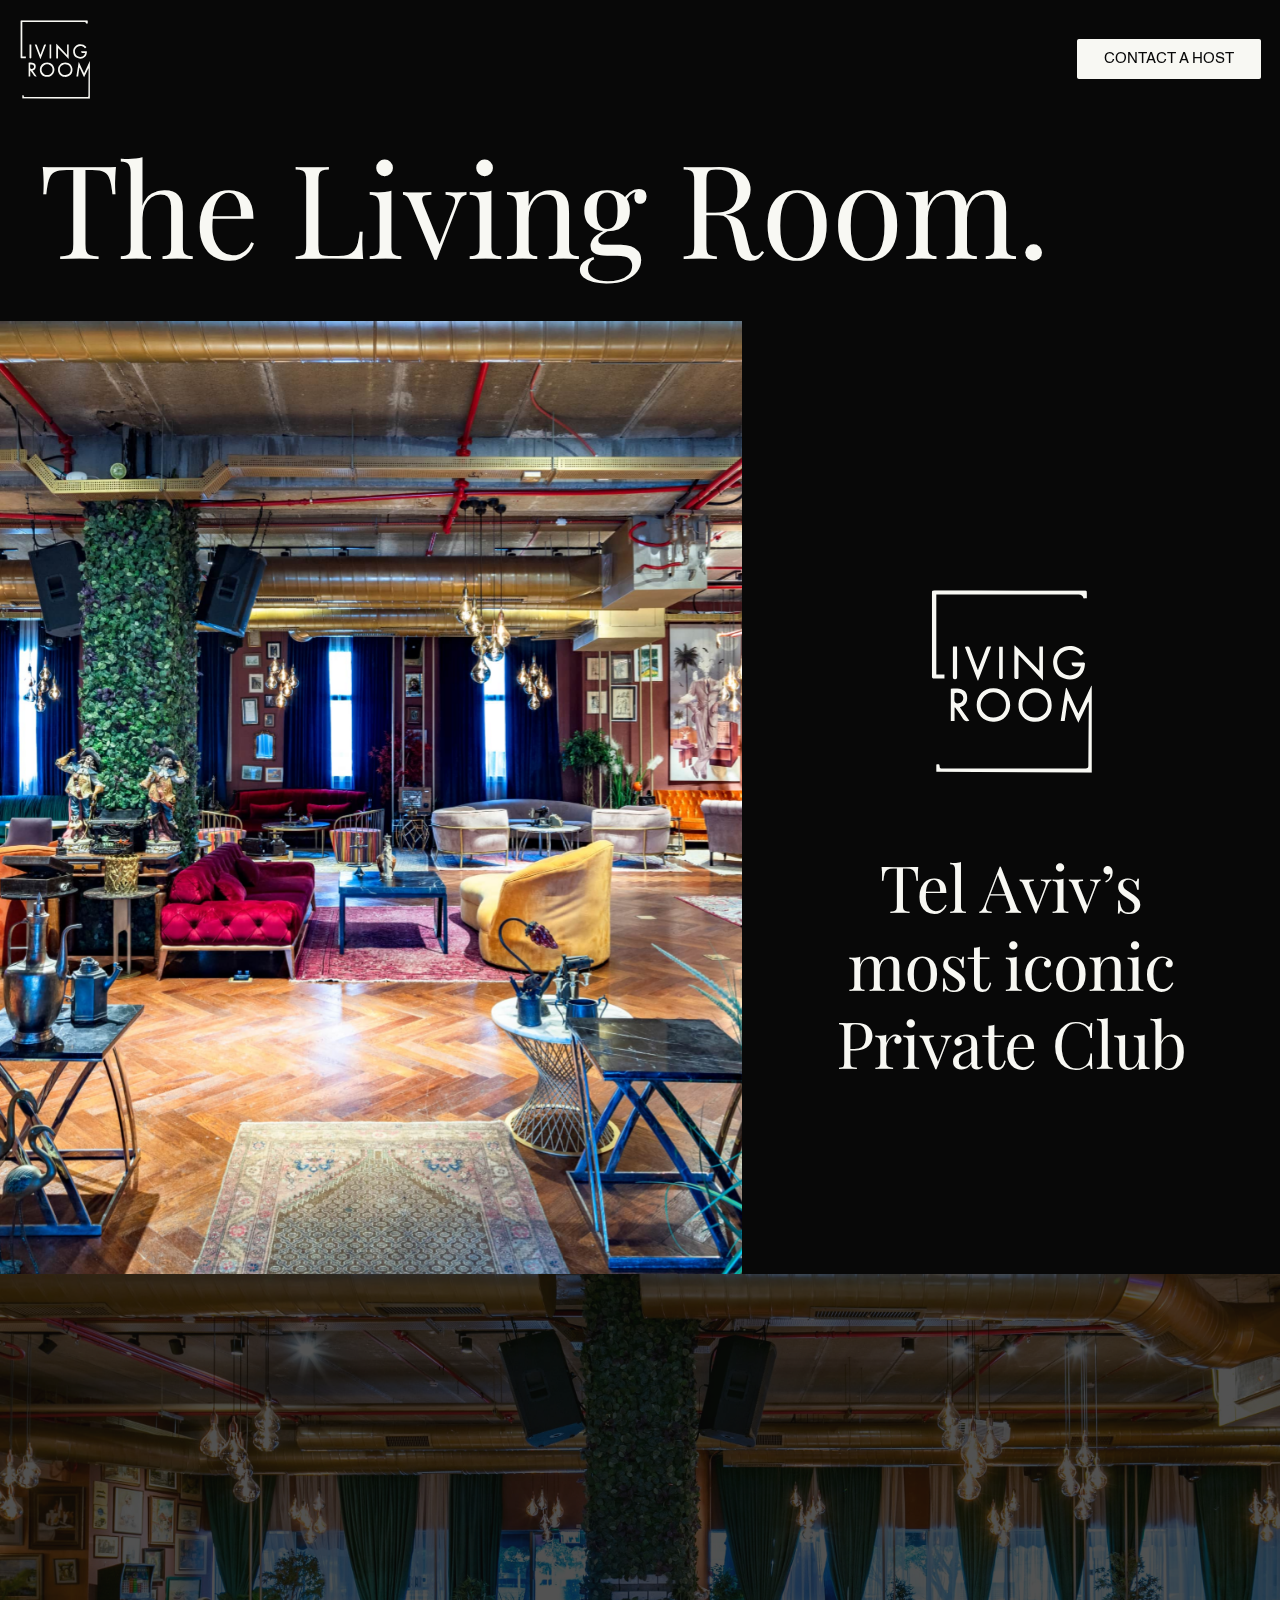
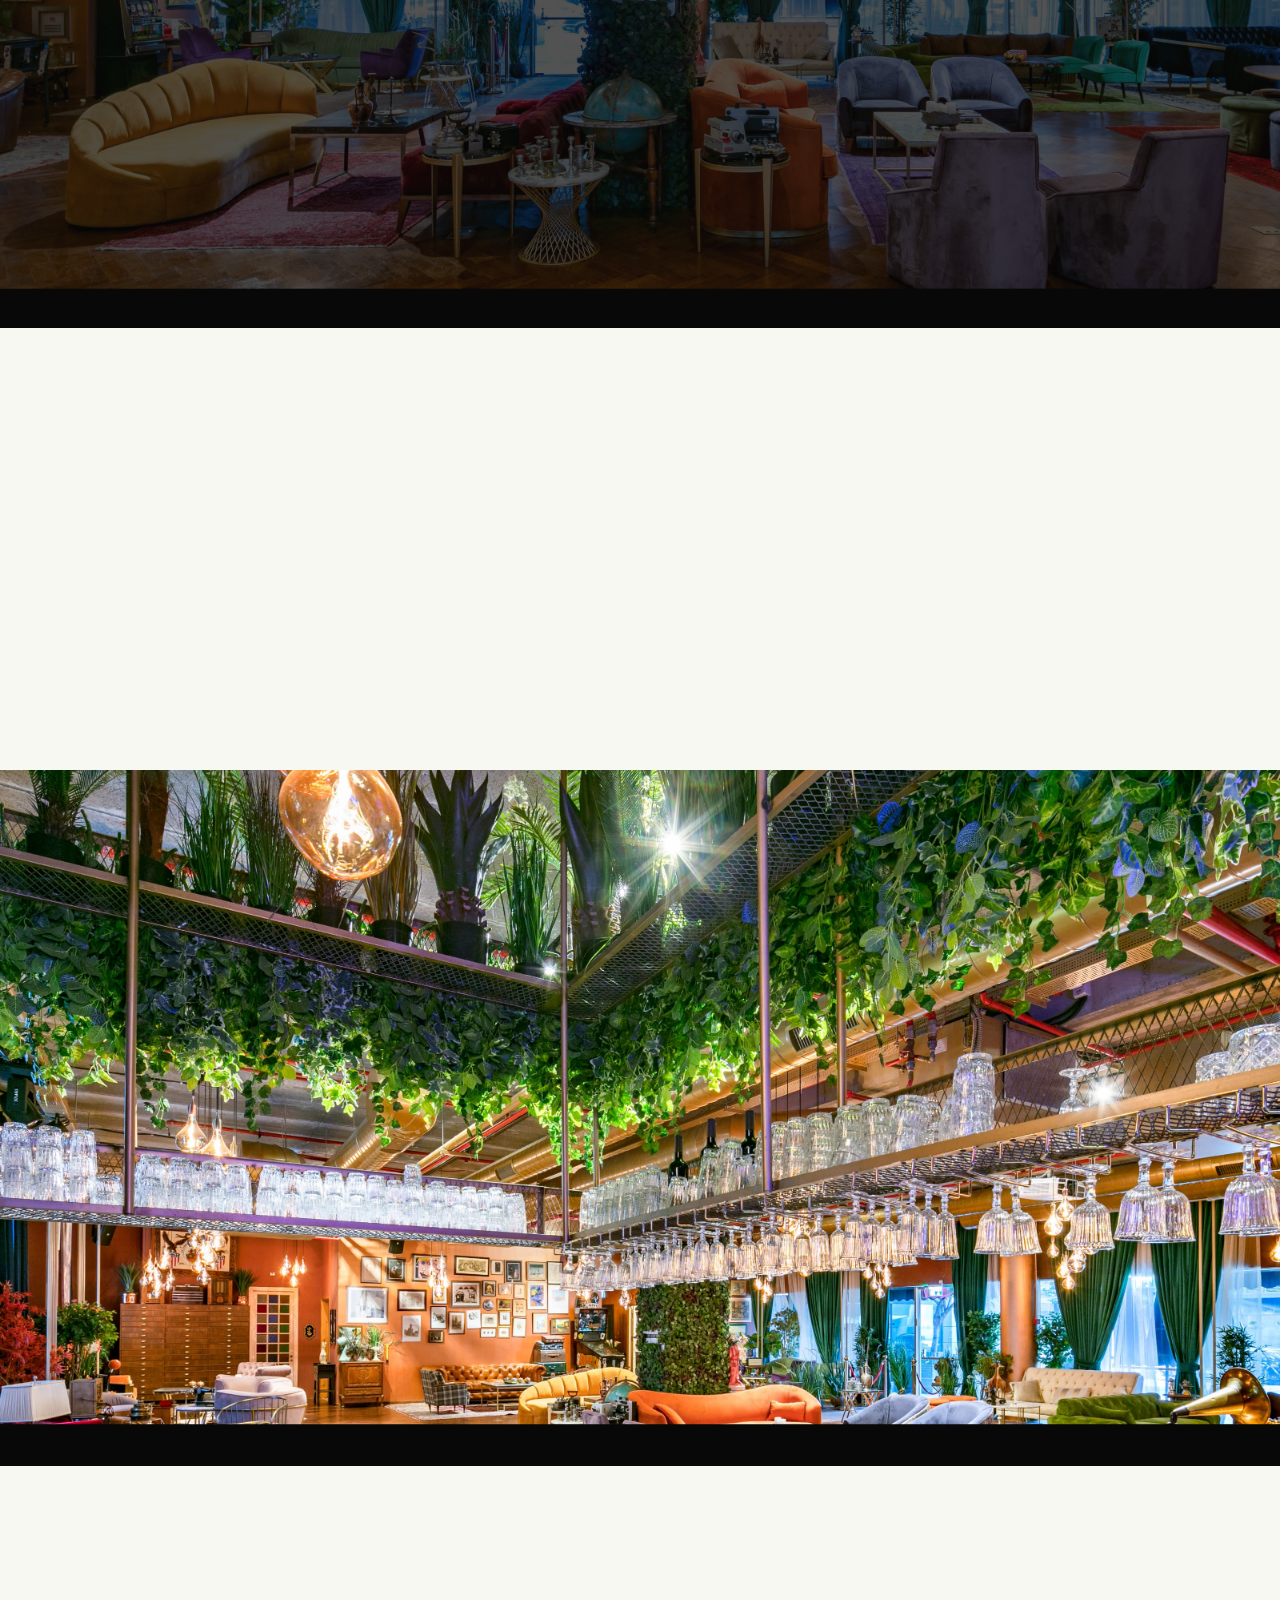
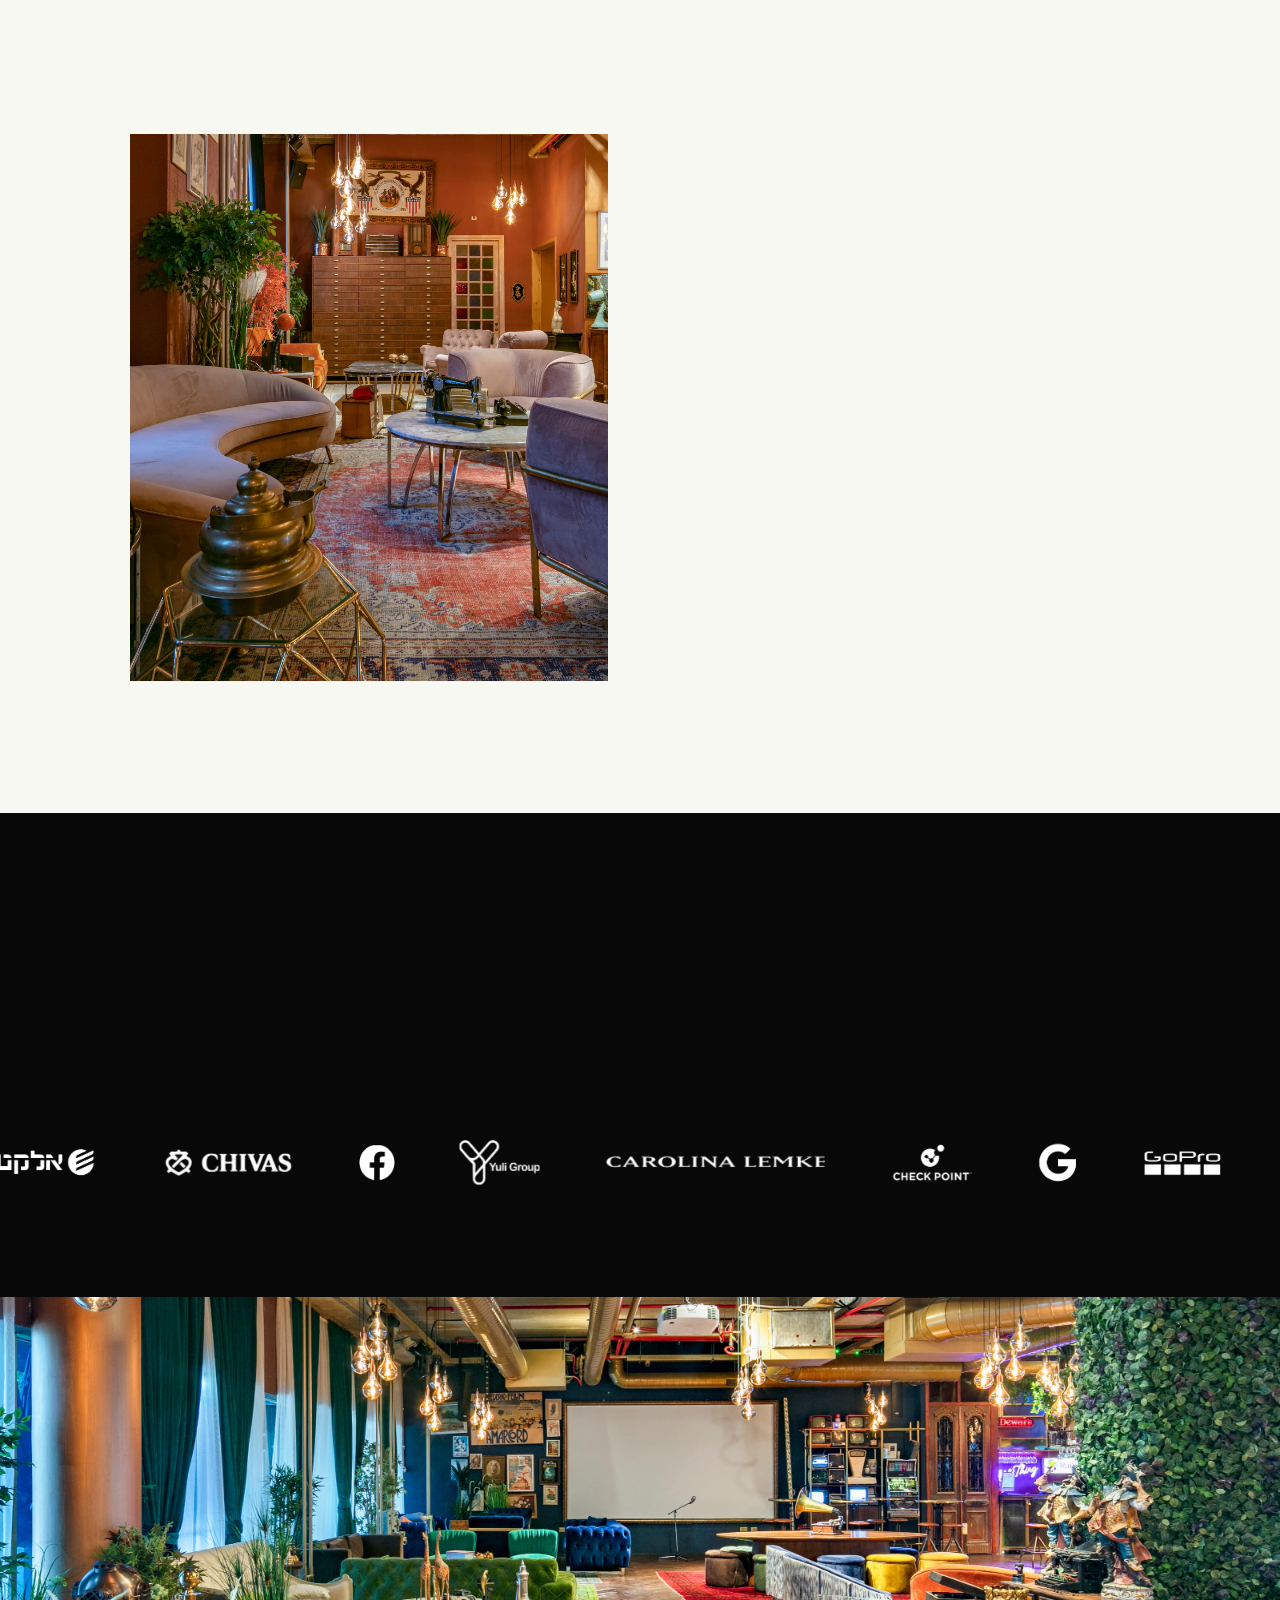
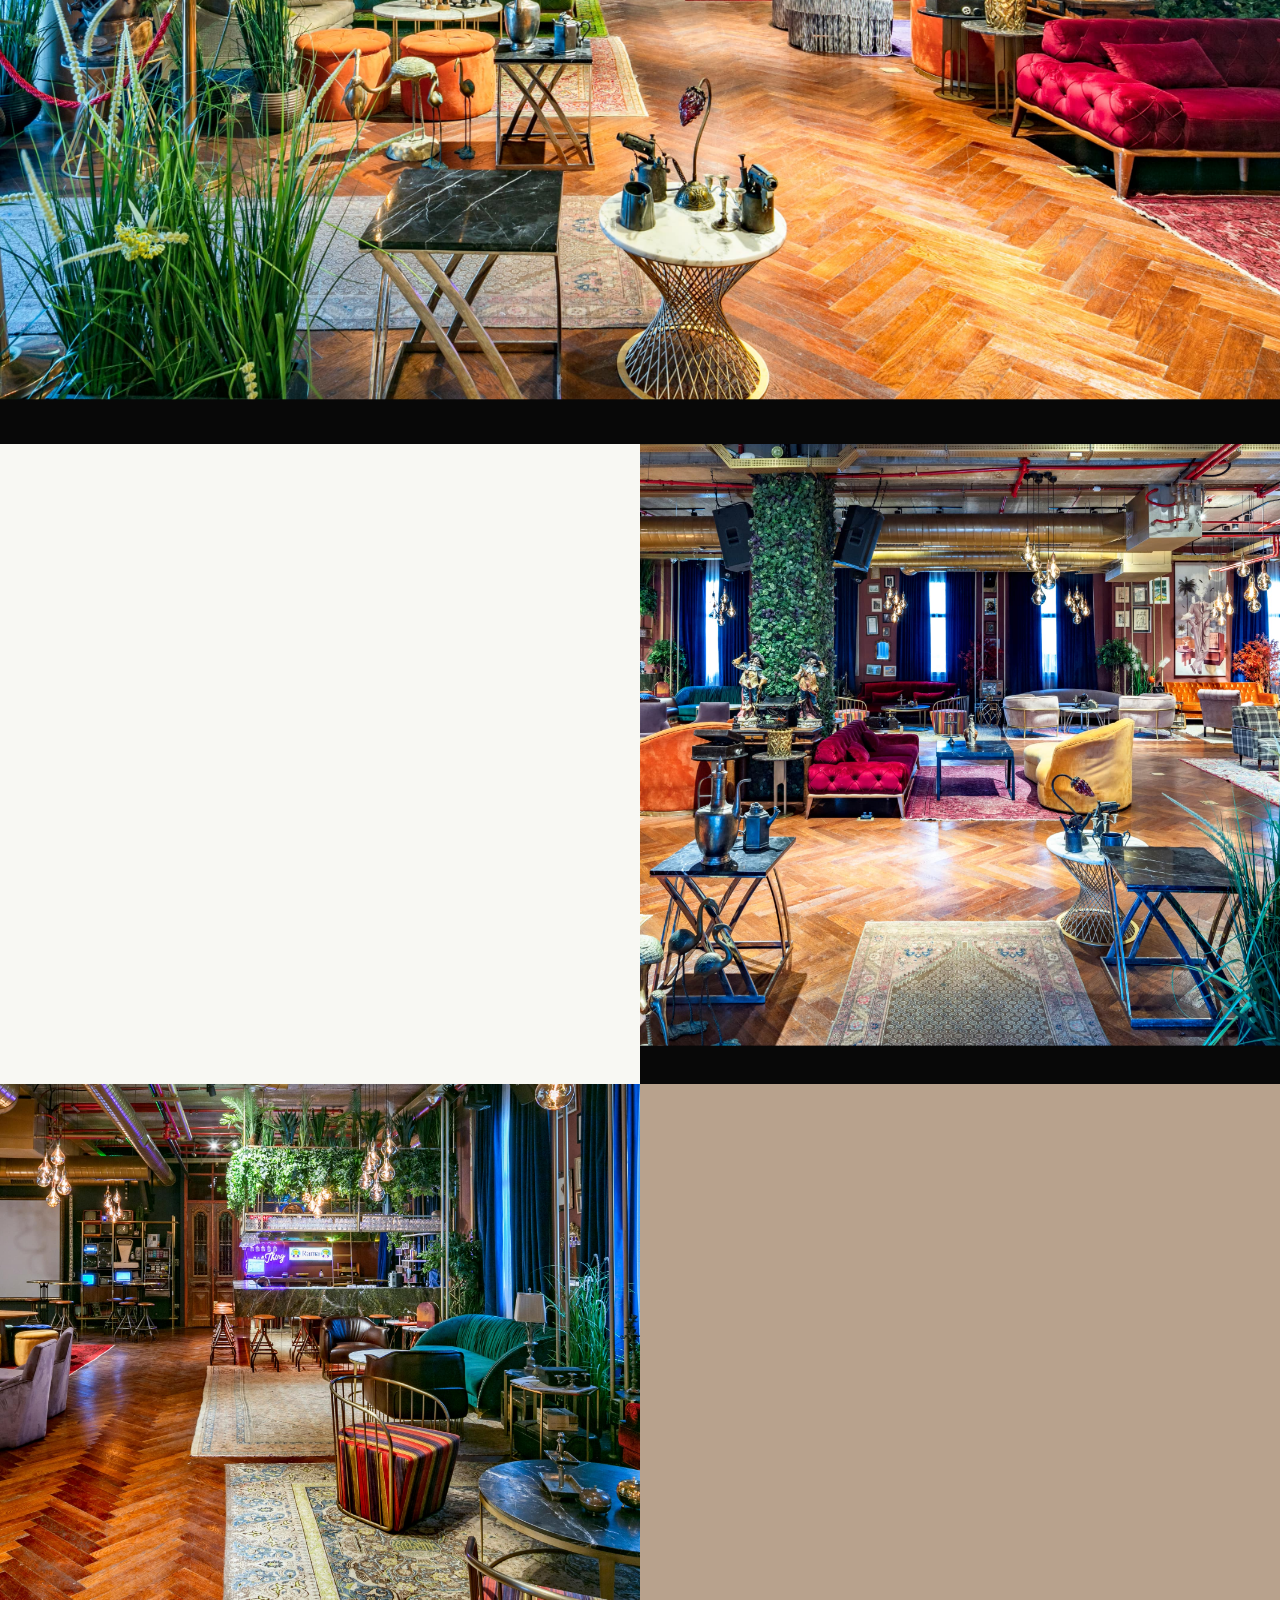
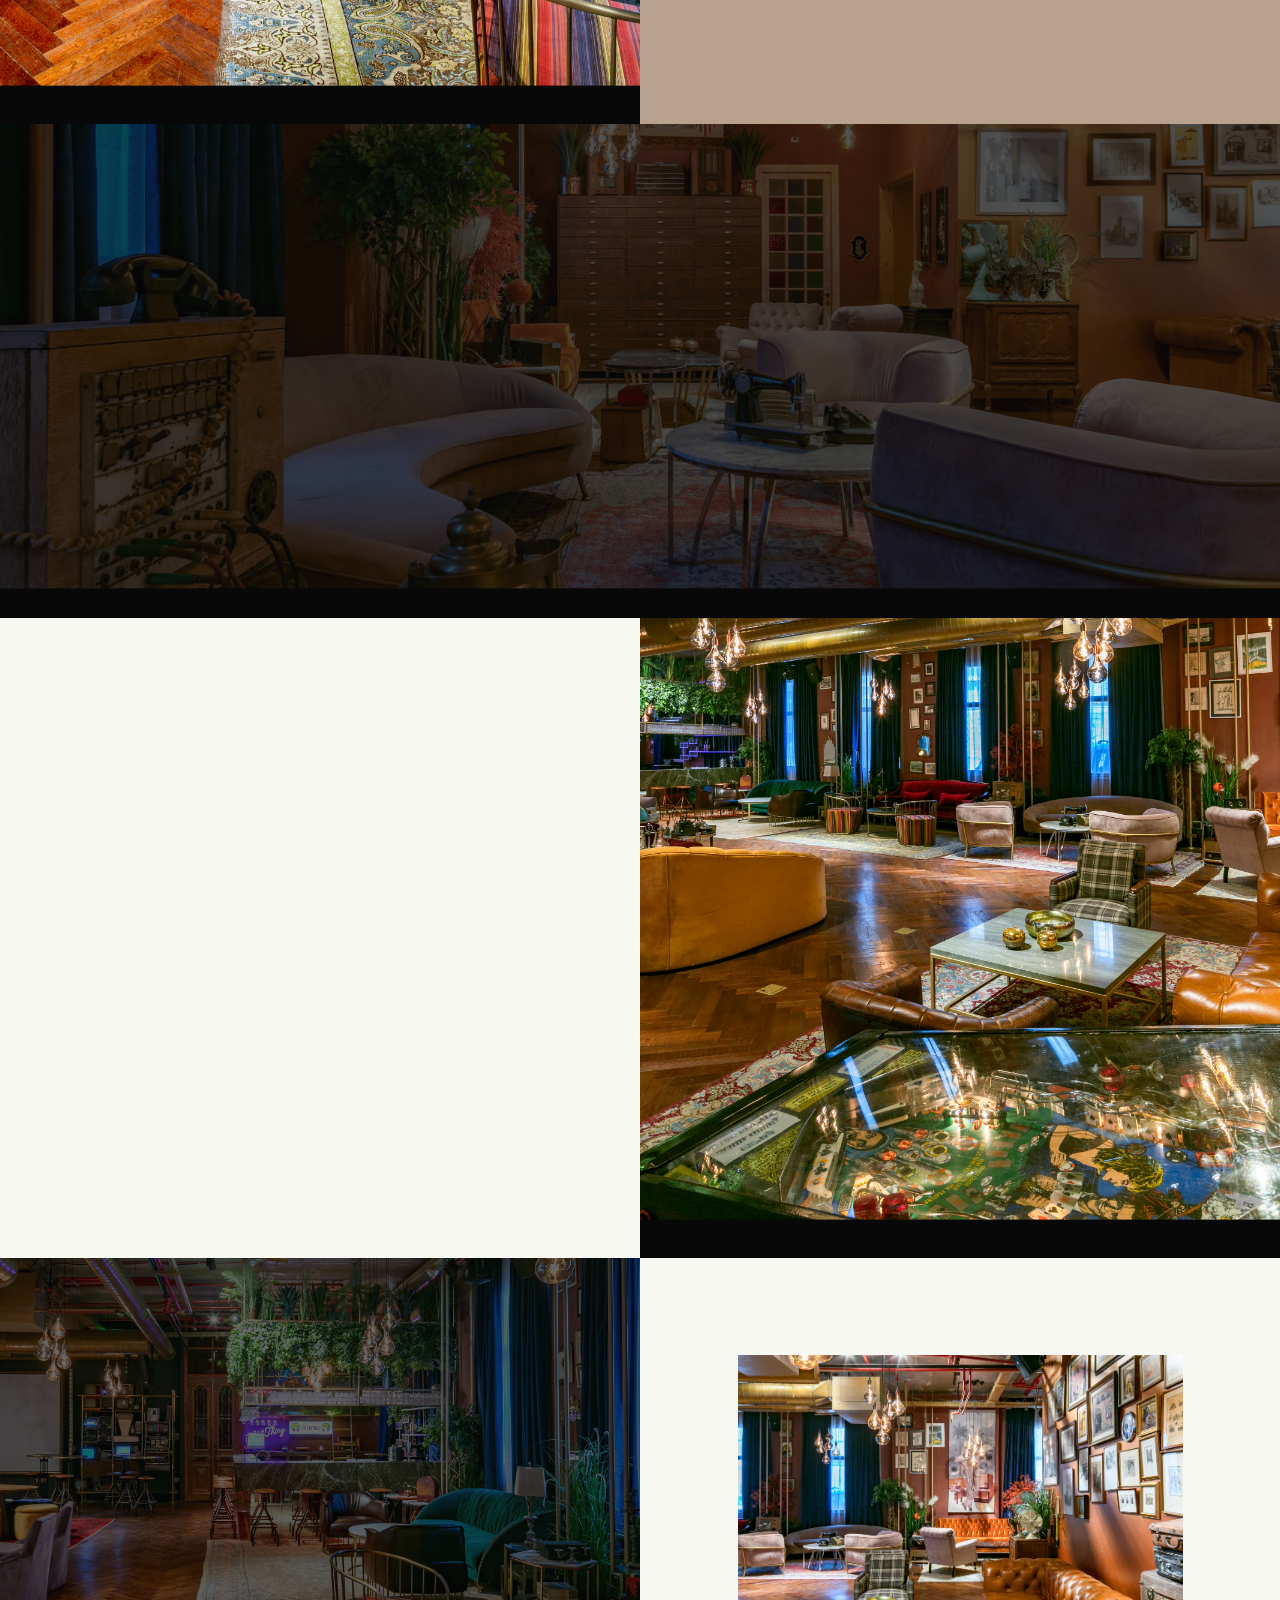
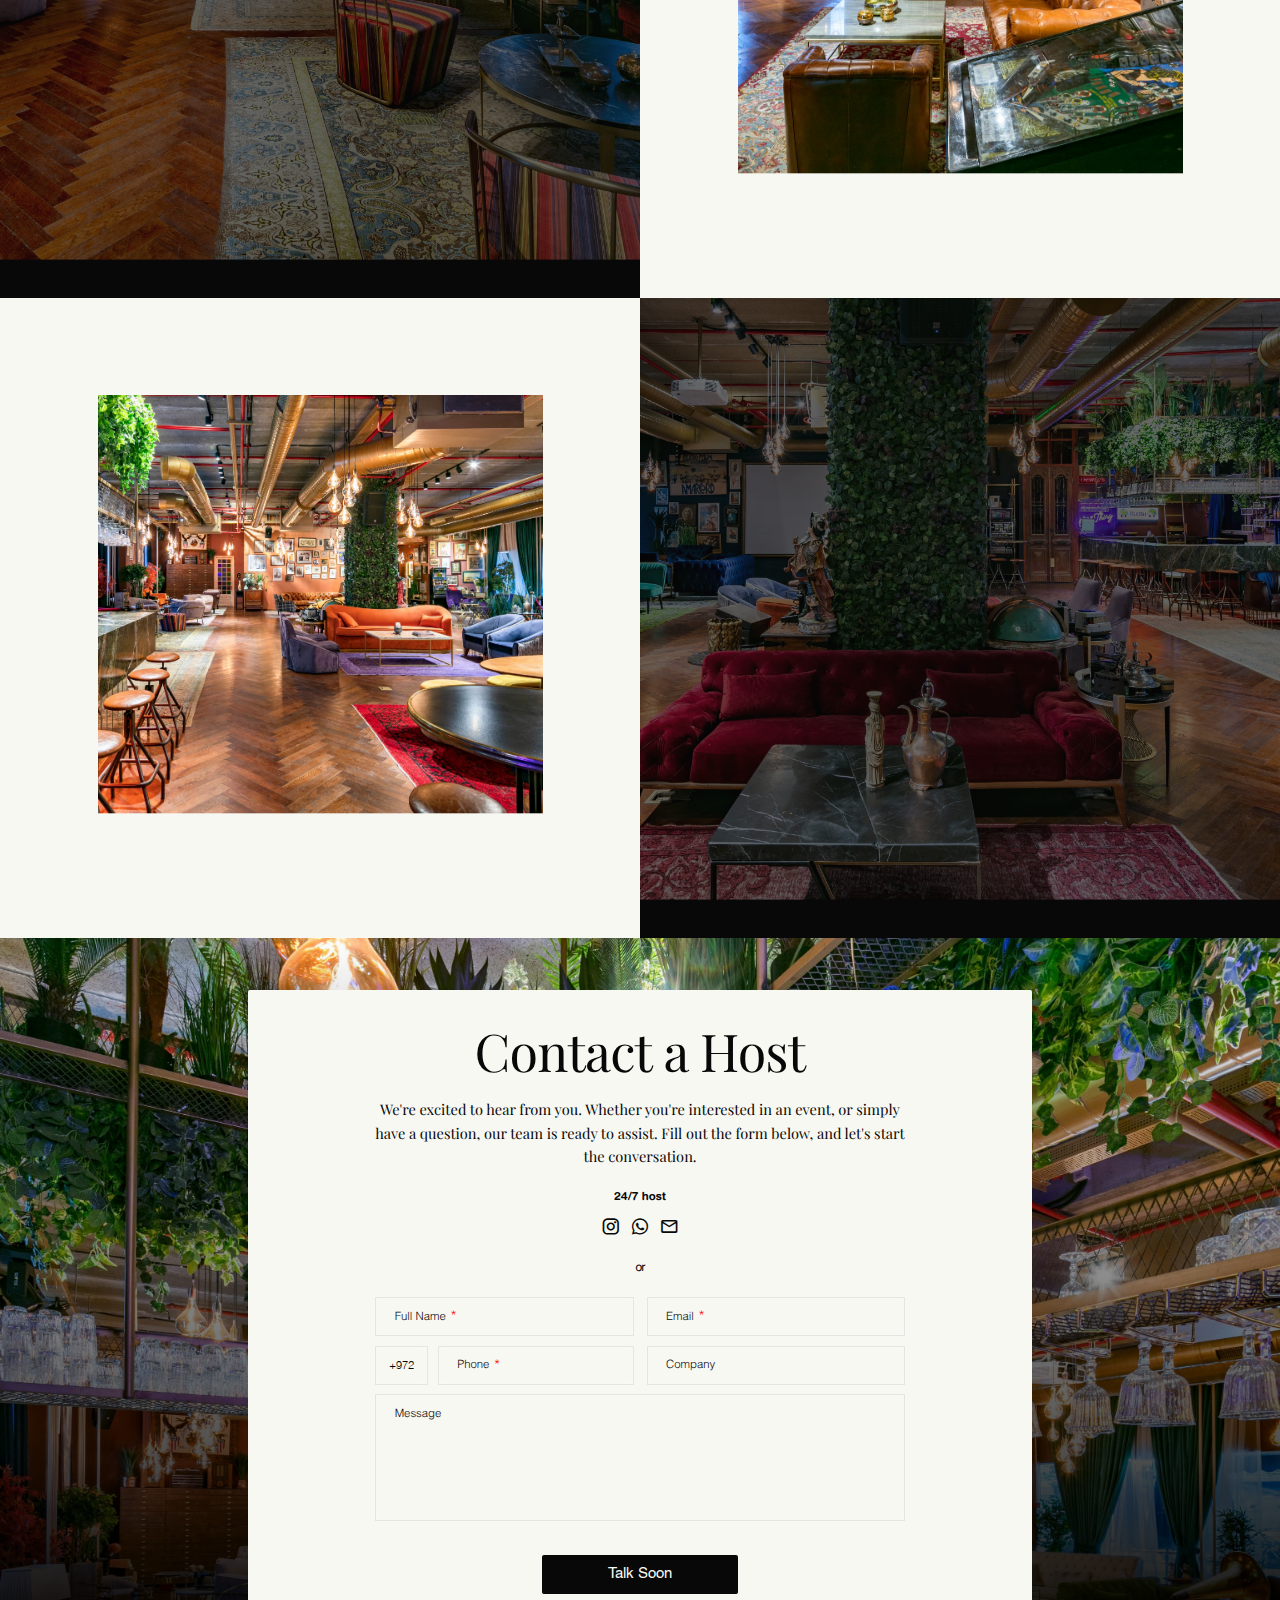
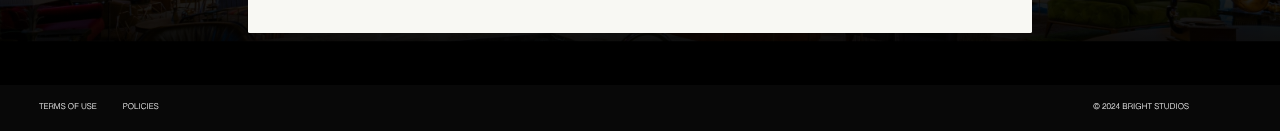
<file: index.html>
<!DOCTYPE html>
<html lang="en">
<head>
    <title>Living Room</title>
    <meta charset="UTF-8">
    <meta name="viewport" content="width=device-width, initial-scale=1, maximum-scale=1, user-scalable=0">
    <meta name="format-detection" content="telephone=no">
    <meta name="format-detection" content="address=no">

    <link rel="preconnect" href="https://fonts.googleapis.com">
    <link rel="preconnect" href="https://fonts.gstatic.com" crossorigin>
    <link href="https://fonts.googleapis.com/css2?family=Playfair+Display:ital,wght@0,400..900;1,400..900&display=swap" rel="stylesheet">

    <link rel="stylesheet" href="assets/css/bundle.css" type="text/css"/>

    <link rel="apple-touch-icon-precomposed" sizes="57x57" href="assets/images/favicon/apple-touch-icon-57x57.png"/>
    <link rel="apple-touch-icon-precomposed" sizes="114x114" href="assets/images/favicon/apple-touch-icon-114x114.png"/>
    <link rel="apple-touch-icon-precomposed" sizes="72x72" href="assets/images/favicon/apple-touch-icon-72x72.png"/>
    <link rel="apple-touch-icon-precomposed" sizes="144x144" href="assets/images/favicon/apple-touch-icon-144x144.png"/>
    <link rel="apple-touch-icon-precomposed" sizes="60x60" href="assets/images/favicon/apple-touch-icon-60x60.png"/>
    <link rel="apple-touch-icon-precomposed" sizes="120x120" href="assets/images/favicon/apple-touch-icon-120x120.png"/>
    <link rel="apple-touch-icon-precomposed" sizes="76x76" href="assets/images/favicon/apple-touch-icon-76x76.png"/>
    <link rel="apple-touch-icon-precomposed" sizes="152x152" href="assets/images/favicon/apple-touch-icon-152x152.png"/>
    <link rel="icon" type="image/png" href="assets/images/favicon/favicon-196x196.png" sizes="196x196"/>
    <link rel="icon" type="image/png" href="assets/images/favicon/favicon-96x96.png" sizes="96x96"/>
    <link rel="icon" type="image/png" href="assets/images/favicon/favicon-32x32.png" sizes="32x32"/>
    <link rel="icon" type="image/png" href="assets/images/favicon/favicon-16x16.png" sizes="16x16"/>
    <link rel="icon" type="image/png" href="assets/images/favicon/favicon-128.png" sizes="128x128"/>
    <meta name="application-name" content="&nbsp;"/>
    <meta name="msapplication-TileColor" content="#FFFFFF"/>
    <meta name="msapplication-TileImage" content="mstile-144x144.png"/>
    <meta name="msapplication-square70x70logo" content="mstile-70x70.png"/>
    <meta name="msapplication-square150x150logo" content="mstile-150x150.png"/>
    <meta name="msapplication-wide310x150logo" content="mstile-310x150.png"/>
    <meta name="msapplication-square310x310logo" content="mstile-310x310.png"/>

    <!-- open graph -->
    <meta property="og:site_name" content="LivingRoom">
    <meta property="og:url" content="https://__/"/>
    <meta property="og:type" content="website"/>
    <meta property="og:title" content="LivingRoom"/>
    <meta property="og:description" content="LivingRoom"/>
    <meta property="og:image" content="images/og-image.png"/>
    <meta property="og:locale" content="us_EN">
    <!-- open graph -->

</head>


<body>


<header>
    <div class="wrap-box">
        <div class="logo-wrap">
            <a href="javascript:void(0)"><img src="assets/images/logo.svg" alt=""></a>
        </div>
        <div class="btn-wrap">
            <button type="button" onclick="window.location.href = 'https://wa.link/sk9vuo';" class="main-btn"><span class="btn-text">CONTACT <span
                    class="only-dt">A HOST</span></span></button>
        </div>
    </div>
</header>

<div class="page-title">
    <h1 class="txt-anim">The Living Room.</h1>
</div>

<div class="iconic-club">
    <div class="club-img img-anim">
        <!--<img src="assets/images/image-01.jpeg" alt="">-->
        <picture>
            <source srcset="assets/images/image-01-dt.jpg" media="(min-width: 992px)">
            <img srcset="assets/images/image-01-mb.jpg" alt="">
        </picture>
    </div>
    <div class="club-info">
        <div class="text-box">
            <h3 class="txt-anim">Tel Aviv’s most iconic Private Club</h3>
        </div>
        <div class="logo-box">
            <img src="assets/images/logo.svg" alt="">
        </div>
    </div>
</div>

<div class="private-lounge">
    <div class="lounge-img img-anim">
        <!--<img src="assets/images/image-02.jpeg" alt="">-->
        <picture>
            <source srcset="assets/images/image-02-dt.jpg" media="(min-width: 992px)">
            <img srcset="assets/images/image-02-mb.jpg" alt="">
        </picture>
    </div>
    <div class="lounge-text">
        <h2 class="txt-anim">BORN FROM AN UNDERSTANDING - A GREAT CONNECTION STARTS WITH A CONVERSATION. </h2>
        <p class="txt-anim">The Living Room has been transformed into an all-day and all-night private Lounge.</p>
    </div>
</div>

<div class="entertain-place">
    <div class="place-text">
        <p class="txt-anim">At its core, The Living Room remains a place to entertain and be entertained, offering a
            unique blend of
            comfort and hospitality in the heart of Tel Aviv.</p>
    </div>
    <div class="place-img img-anim">
        <!--        <img src="assets/images/image-03.jpeg" alt="">-->
        <picture>
            <source srcset="assets/images/image-03-dt.jpg" media="(min-width: 992px)">
            <img srcset="assets/images/image-03-mb.jpg" alt="">
        </picture>
    </div>
</div>

<div class="exclusive-escape">
    <div class="escape-title">
        <h3 class="txt-anim">Exclusive Escape</h3>
    </div>
    <div class="escape-img img-anim">
        <!--<img src="assets/images/image-04.jpeg" alt="">-->
        <picture>
            <source srcset="assets/images/image-04-dt.jpg" media="(min-width: 992px)">
            <img srcset="assets/images/image-04-mb.jpg" alt="">
        </picture>
    </div>
    <div class="escape-info">
        <p class="txt-anim">Ideal for visionary leaders, high-profile individuals, and those who celebrate life.<br><br>
            The Living Room in Tel Aviv is your sanctuary.<br><br>
            Where luxury meets legacy—welcome to your exclusive escape.</p>
    </div>
</div>

<div class="familiar-friends">
    <div class="friends-data">
        <div class="friends-title">
            <h3 class="txt-anim">Familiar Friends</h3>
            <p class="txt-anim">These are just some of the familiar friends of ours, the list is long...</p>
        </div>
        <div class="friends-slider">
            <div class="swiper">
                <div class="swiper-wrapper">
                    <div class="swiper-slide">
                        <img src="assets/images/friends/image-01.png" alt="">
                    </div>
                    <div class="swiper-slide">
                        <img src="assets/images/friends/image-02.png" alt="">
                    </div>
                    <div class="swiper-slide">
                        <img src="assets/images/friends/image-03.png" alt="">
                    </div>
                    <div class="swiper-slide">
                        <img src="assets/images/friends/image-04.png" alt="">
                    </div>
                    <div class="swiper-slide">
                        <img src="assets/images/friends/image-05.png" alt="">
                    </div>
                    <div class="swiper-slide">
                        <img src="assets/images/friends/image-06.png" alt="">
                    </div>
                    <div class="swiper-slide">
                        <img src="assets/images/friends/image-07.png" alt="">
                    </div>
                    <div class="swiper-slide">
                        <img src="assets/images/friends/image-08.png" alt="">
                    </div>
                    <div class="swiper-slide">
                        <img src="assets/images/friends/image-09.png" alt="">
                    </div>
                    <div class="swiper-slide">
                        <img src="assets/images/friends/image-10.png" alt="">
                    </div>
                </div>
            </div>
        </div>
    </div>
    <div class="friends-img img-anim">
        <!--<img src="assets/images/image-05.jpeg" alt="">-->
        <picture>
            <source srcset="assets/images/image-05-dt.jpg" media="(min-width: 992px)">
            <img srcset="assets/images/image-05-mb.jpg" alt="">
        </picture>
    </div>
</div>

<div class="ballroom-place">
    <div class="place-text">
        <h3 class="txt-anim">Ballroom</h3>
    </div>
    <div class="place-img img-anim">
        <!--<img src="assets/images/image-06.jpeg" alt="">-->
        <picture>
            <source srcset="assets/images/image-06-dt.jpg" media="(min-width: 992px)">
            <img srcset="assets/images/image-06-mb.jpg" alt="">
        </picture>
    </div>
</div>

<div class="ballroom-place">
    <div class="place-img img-anim only-dt">
        <!--<img src="assets/images/image-07.jpeg" alt="">-->
        <picture>
            <source srcset="assets/images/image-07-dt.jpg" media="(min-width: 992px)">
            <img srcset="assets/images/image-07-mb.jpg" alt="">
        </picture>
    </div>
    <div class="place-text">
        <p class="txt-anim">Blending timeless comfort, glamour, and intimacy.</p>
    </div>
</div>

<div class="business-lounge">
    <div class="lounge-img img-anim">
        <!--<img src="assets/images/image-08.jpeg" alt="">-->
        <picture>
            <source srcset="assets/images/image-08-dt.jpg" media="(min-width: 992px)">
            <img srcset="assets/images/image-08-mb.jpg" alt="">
        </picture>
    </div>
    <div class="lounge-text">
        <h3 class="txt-anim">Business Lounge</h3>
    </div>
</div>

<div class="ballroom-place">
    <div class="place-text">
        <h3 class="txt-anim">Communities</h3>
    </div>
    <div class="place-img img-anim">
        <!--<img src="assets/images/image-09.jpeg" alt="">-->
        <picture>
            <source srcset="assets/images/image-09-dt.jpg" media="(min-width: 992px)">
            <img srcset="assets/images/image-09-mb.jpg" alt="">
        </picture>
    </div>
</div>

<div class="boutique-place">
    <div class="place-text">
        <div class="img-bg img-anim">
            <!--<img src="assets/images/image-10.jpeg" alt="">-->
            <picture>
                <source srcset="assets/images/image-10-dt.jpg" media="(min-width: 992px)">
                <img srcset="assets/images/image-10-mb.jpg" alt="">
            </picture>
        </div>
        <div class="text-box">
            <h3 class="txt-anim">Boutique Events, Clips & commercials</h3>
        </div>
    </div>
    <div class="place-img">
        <div class="img-wrap img-anim">
            <!--<img src="assets/images/image-11.jpeg" alt="">-->
            <picture>
                <source srcset="assets/images/image-11-dt.jpg" media="(min-width: 992px)">
                <img srcset="assets/images/image-11-mb.jpg" alt="">
            </picture>
        </div>
    </div>
</div>


<div class="boutique-place">
    <div class="place-img">
        <div class="img-wrap img-anim">
            <!--<img src="assets/images/image-12.jpeg" alt="">-->
            <picture>
                <source srcset="assets/images/image-12-dt.jpg" media="(min-width: 992px)">
                <img srcset="assets/images/image-12-mb.jpg" alt="">
            </picture>
        </div>
    </div>
    <div class="place-text">
        <div class="img-bg img-anim">
            <!--<img src="assets/images/image-13.jpeg" alt="">-->
            <picture>
                <source srcset="assets/images/image-13-dt.jpg" media="(min-width: 992px)">
                <img srcset="assets/images/image-13-mb.jpg" alt="">
            </picture>
        </div>
        <div class="text-box">
            <h3 class="txt-anim">Parties</h3>
        </div>
    </div>
</div>


<div class="contact-host">
    <div class="img-bg img-anim">
        <!--<img src="assets/images/image-14.jpeg" alt="">-->
        <picture>
            <source srcset="assets/images/image-14-dt.jpg" media="(min-width: 992px)">
            <img srcset="assets/images/image-14-mb.jpg" alt="">
        </picture>
    </div>
    <div class="contact-info">
        <div class="contact-title">
            <h3>Contact a Host</h3>
            <p>We're excited to hear from you. Whether you're interested in an event, or simply have a question, our
                team is ready to assist. Fill out the form below, and let's start the conversation.</p>
        </div>
        <div class="contact-socials">
            <h5>24/7 host</h5>
            <ul>
                <li><a href="https://www.instagram.com/livingroom_tlv" target="_blank" rel="nofollow"><span class="ic-instagram"></span></a>
                </li>
                <li><a href="https://wa.link/livingroom" target="_blank" rel="nofollow"><span class="ic-whatsapp"></span></a>
                </li>
                <li><a href="mailto:office@livingroom.house" target="_blank" rel="nofollow"><span
                        class="ic-outline-email"></span></a></li>
            </ul>
        </div>

        <form>
            <div class="contact-more">
                <p>or</p>
            </div>
            <div class="contact-form">
                <div class="form-fields">
                    <label class="w-50">
                    <span class="field">
                        <input type="text" placeholder="" name="name">
                        <span class="label">Full Name <sup>*</sup></span>
                    </span>
                    </label>
                    <label class="w-50">
                    <span class="field">
                        <input type="email" placeholder="" name="email">
                        <span class="label">Email <sup>*</sup></span>
                    </span>
                    </label>
                    <label class="tel-code w-50">
                    <span class="field w-50">
                        <input type="text" value="+972" name="phone_code" readonly>
                    </span>
                        <span class="field">
                        <input type="text" placeholder="" name="phone" inputmode="numeric">
                        <span class="label">Phone <sup>*</sup></span>
                    </span>
                    </label>
                    <label class="w-50">
                    <span class="field">
                        <input type="text" placeholder="" name="company">
                        <span class="label">Company</span>
                    </span>
                    </label>
                    <label class="w-100">
                    <span class="field">
                        <textarea name="message"></textarea>
                        <span class="label">Message</span>
                    </span>
                    </label>
                </div>
            </div>
            <div class="submit-btn">
                <button type="button" class="main-btn tp-1" onclick="sendForm(event);">Talk Soon</button>
            </div>
        </form>
    </div>
</div>

<footer>
    <div class="wrap-box">
        <ul>
            <li><a href="javascript:void(0)">Terms of use</a></li>
            <li><a href="javascript:void(0)">Policies</a></li>
        </ul>
        <p>© 2024 Bright Studios</p>
    </div>
</footer>


<script src="assets/js/libs.js" defer></script>
<script src="assets/js/common.js" defer></script>

</body>
</html>
</file>
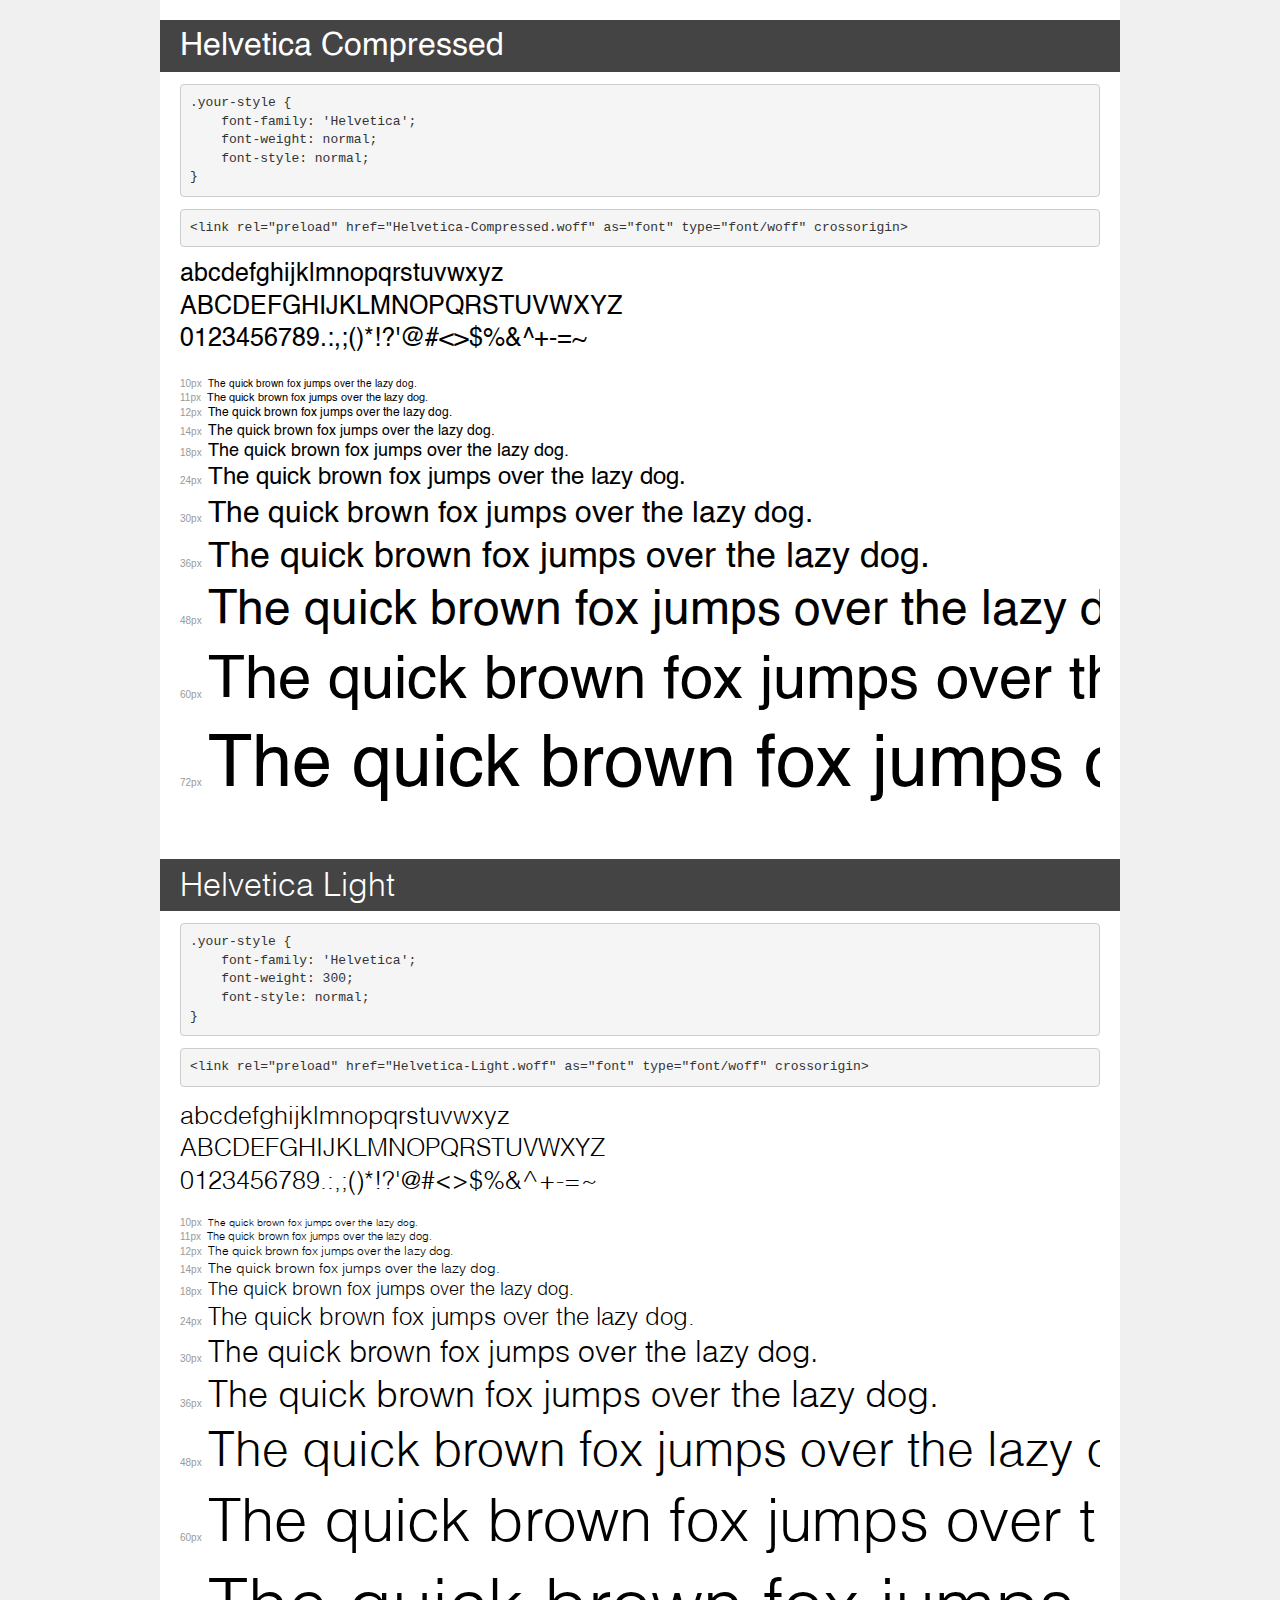
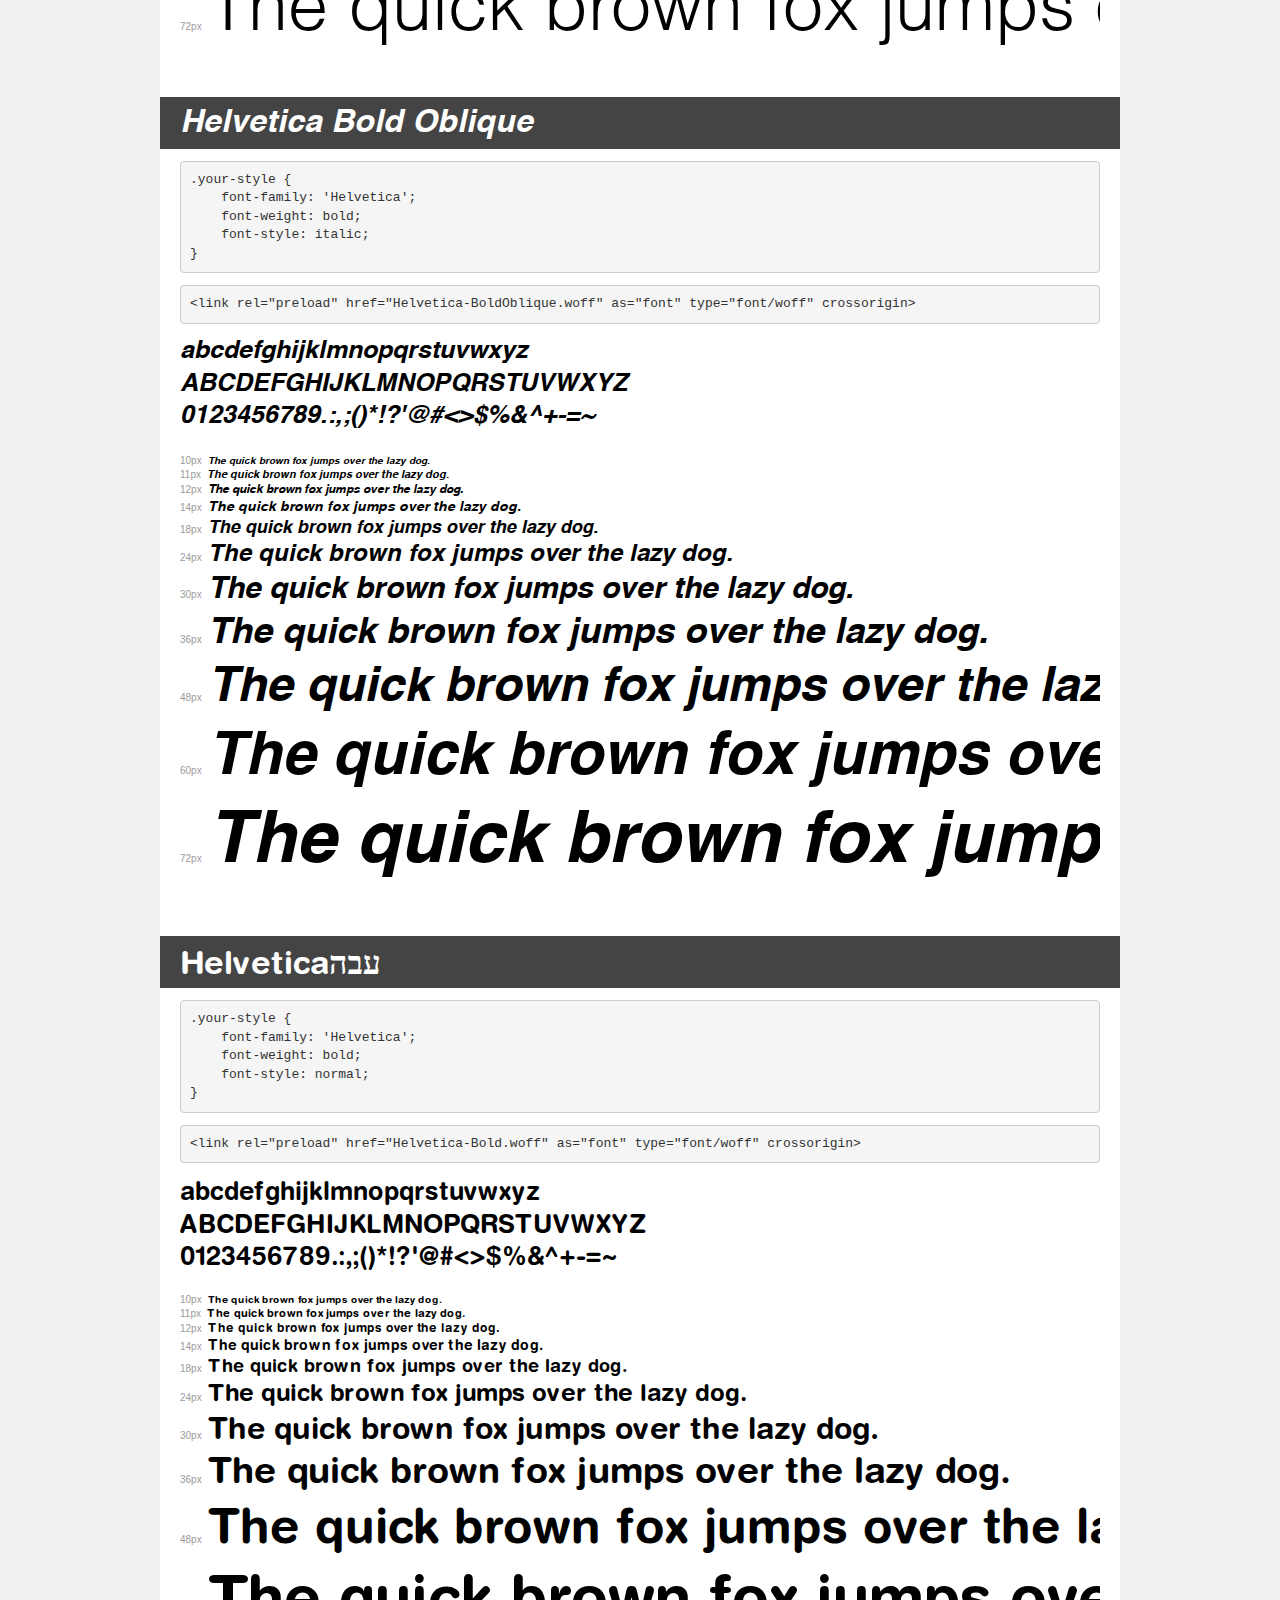
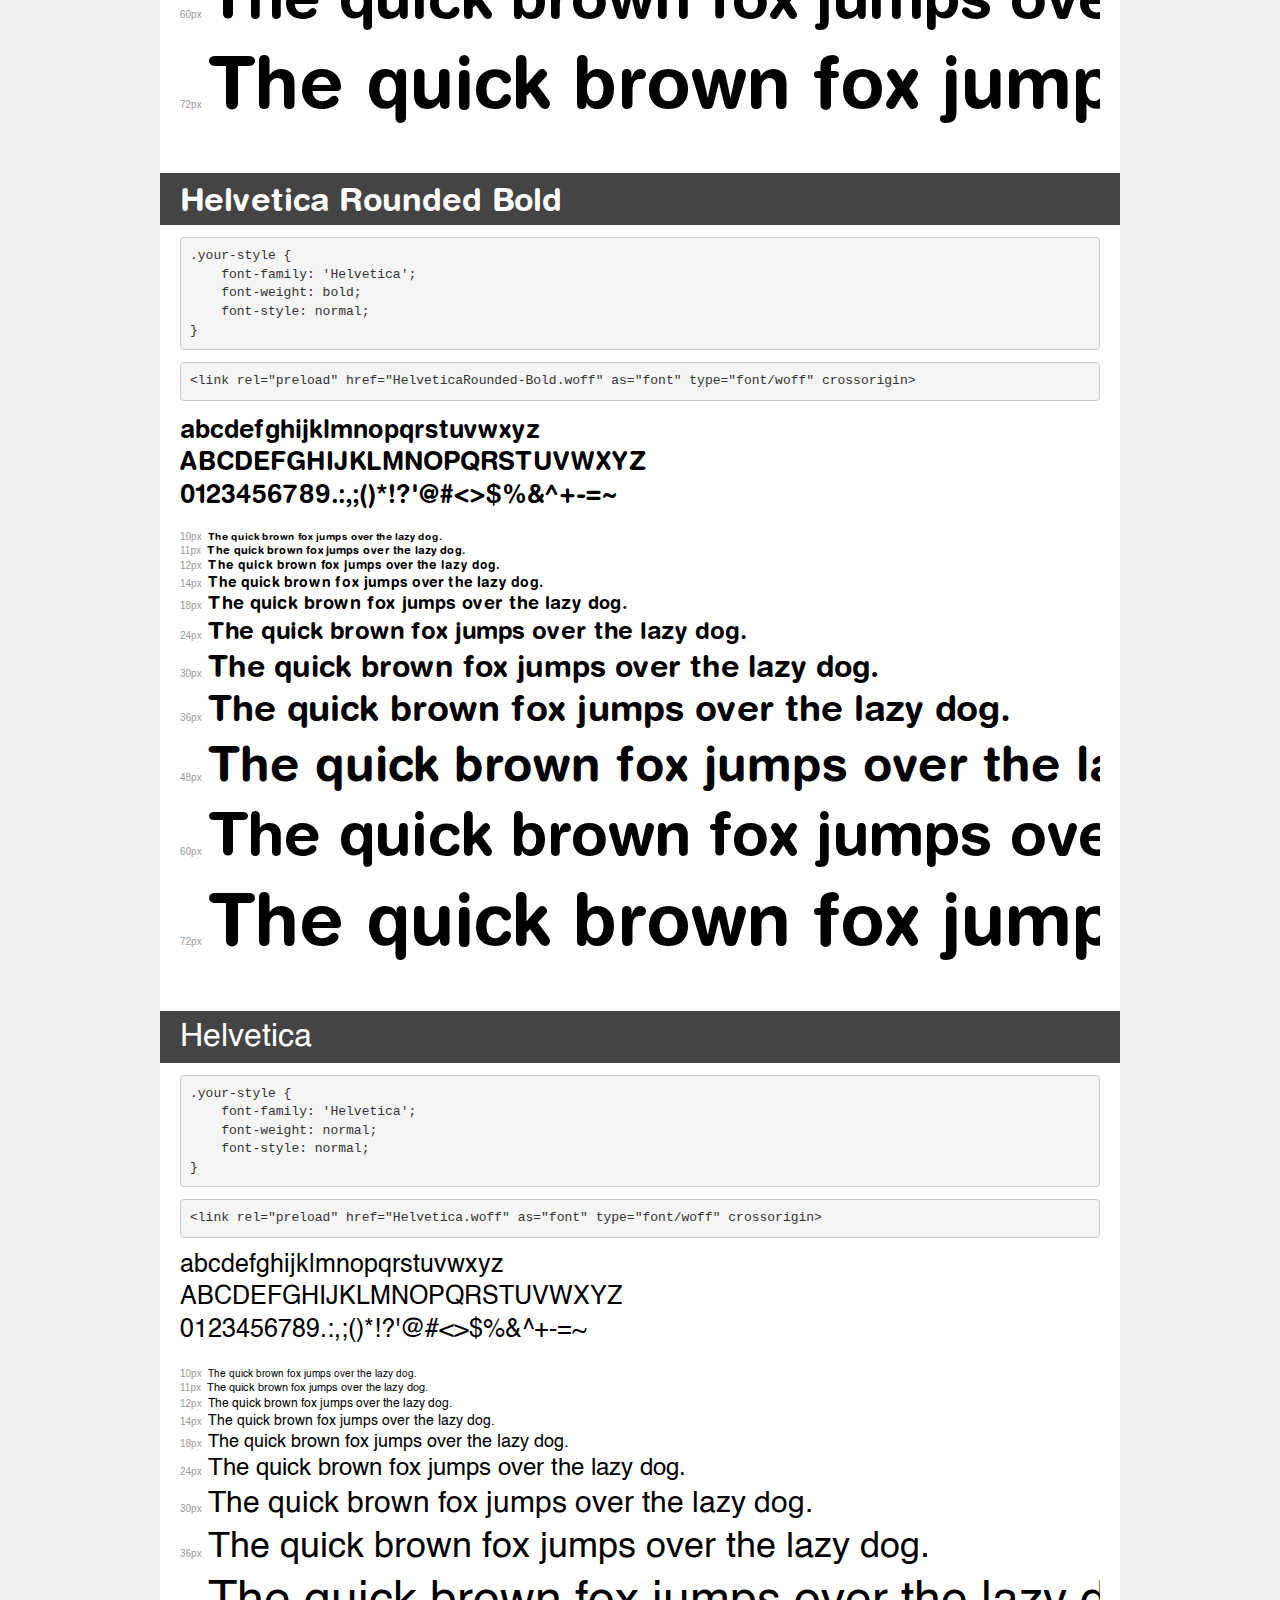
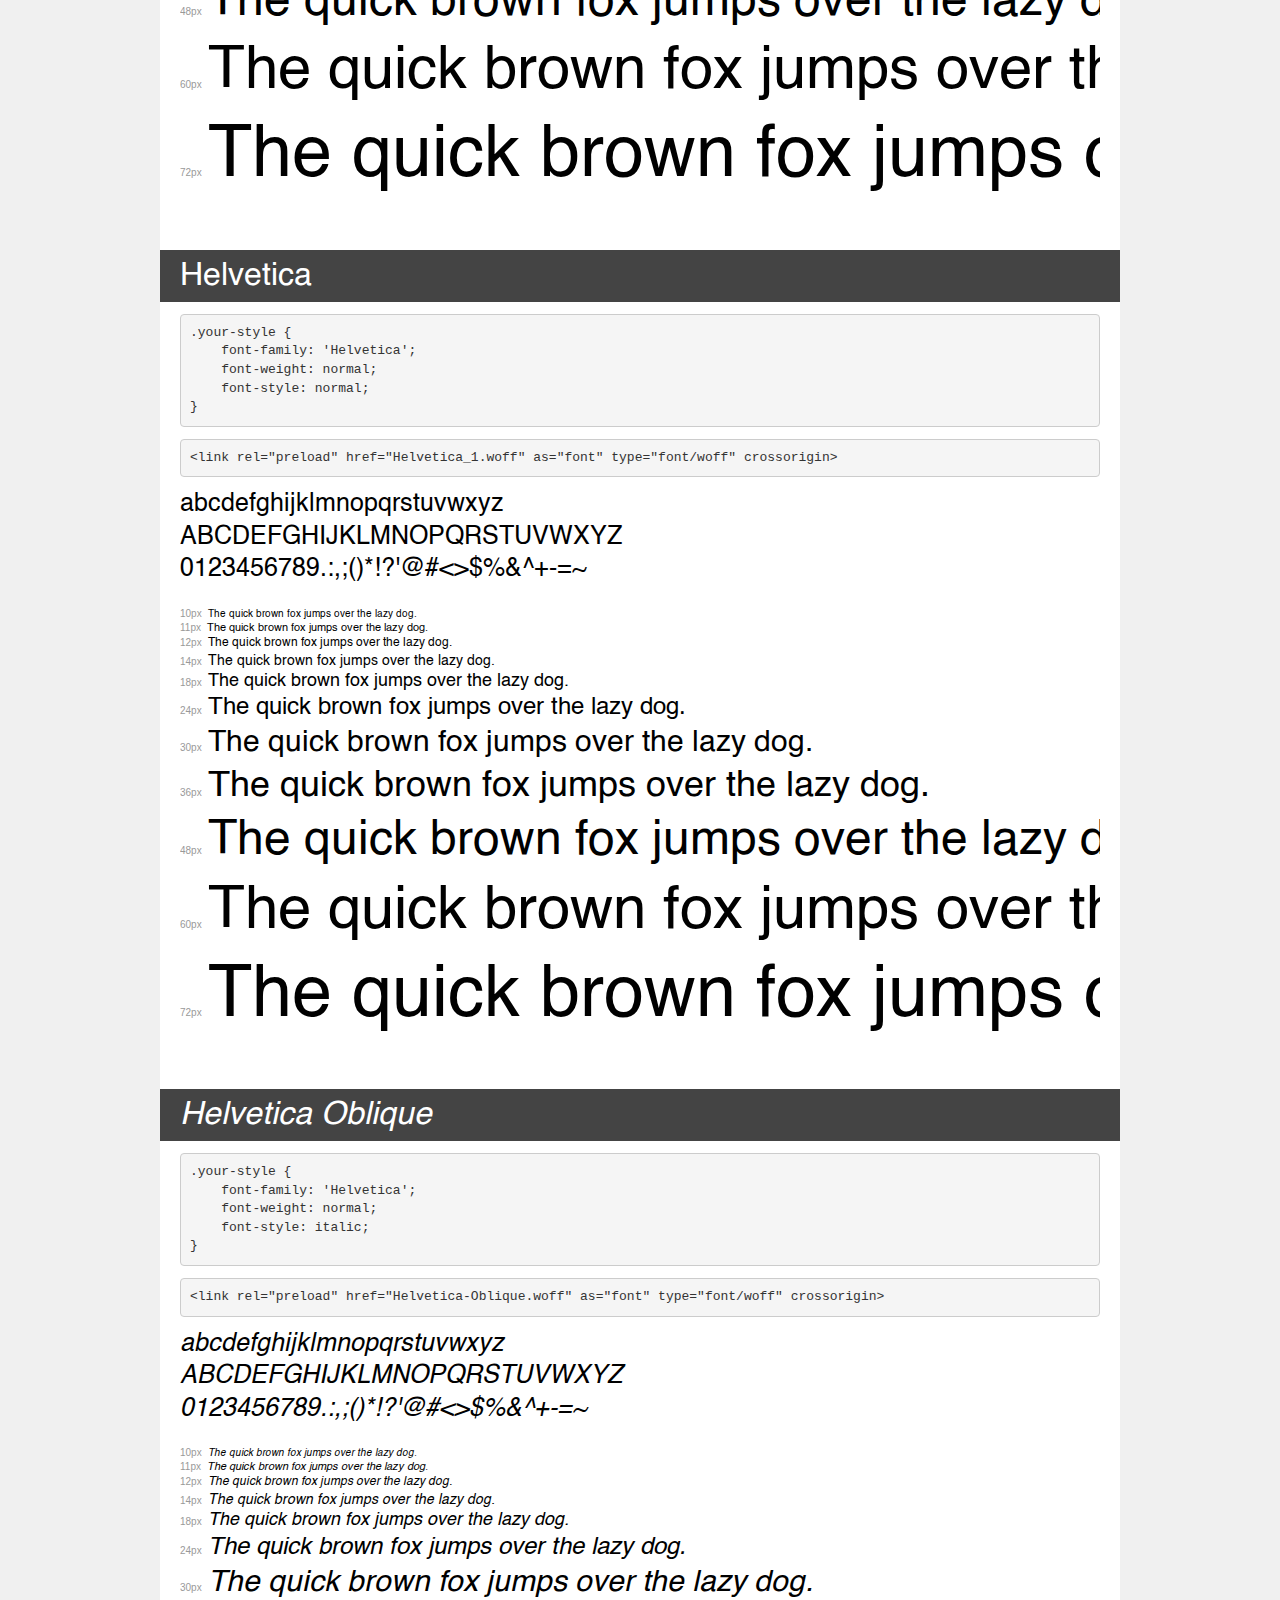
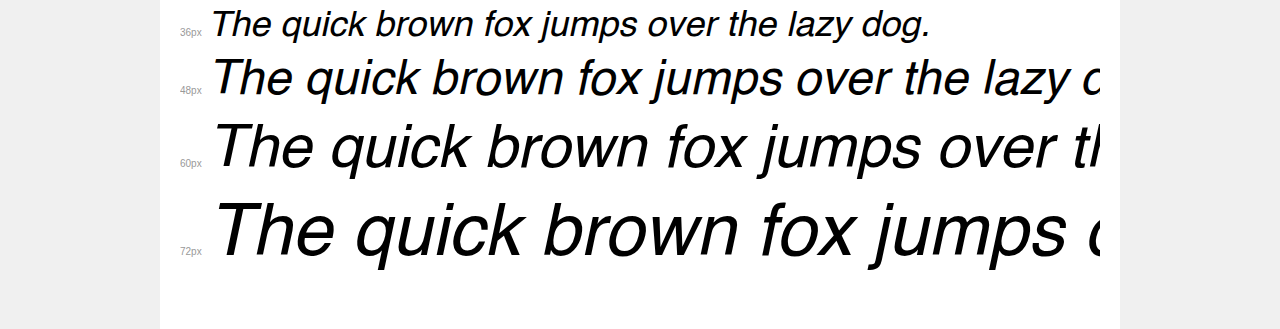
<file: assets/fonts/helvetica/demo.html>
<!DOCTYPE html>
<html lang="en">
<head>
    <meta charset="utf-8">
    <meta http-equiv="X-UA-Compatible" content="IE=edge">
    <meta name="viewport" content="width=device-width, initial-scale=1">
    <meta name="robots" content="noindex, noarchive">
    <meta name="format-detection" content="telephone=no">
    <title>Transfonter demo</title>
    <link href="stylesheet.css" rel="stylesheet">
    <style>
        /*
        http://meyerweb.com/eric/tools/css/reset/
        v2.0 | 20110126
        License: none (public domain)
        */
        html, body, div, span, applet, object, iframe,
        h1, h2, h3, h4, h5, h6, p, blockquote, pre,
        a, abbr, acronym, address, big, cite, code,
        del, dfn, em, img, ins, kbd, q, s, samp,
        small, strike, strong, sub, sup, tt, var,
        b, u, i, center,
        dl, dt, dd, ol, ul, li,
        fieldset, form, label, legend,
        table, caption, tbody, tfoot, thead, tr, th, td,
        article, aside, canvas, details, embed,
        figure, figcaption, footer, header, hgroup,
        menu, nav, output, ruby, section, summary,
        time, mark, audio, video {
            margin: 0;
            padding: 0;
            border: 0;
            font-size: 100%;
            font: inherit;
            vertical-align: baseline;
        }
        /* HTML5 display-role reset for older browsers */
        article, aside, details, figcaption, figure,
        footer, header, hgroup, menu, nav, section {
            display: block;
        }
        body {
            line-height: 1;
        }
        ol, ul {
            list-style: none;
        }
        blockquote, q {
            quotes: none;
        }
        blockquote:before, blockquote:after,
        q:before, q:after {
            content: '';
            content: none;
        }
        table {
            border-collapse: collapse;
            border-spacing: 0;
        }
        /* demo styles */
        body {
            background: #f0f0f0;
            color: #000;
        }
        .page {
            background: #fff;
            width: 920px;
            margin: 0 auto;
            padding: 20px 20px 0 20px;
            overflow: hidden;
        }
        .font-container {
            overflow-x: auto;
            overflow-y: hidden;
            margin-bottom: 40px;
            line-height: 1.3;
            white-space: nowrap;
            padding-bottom: 5px;
        }
        h1 {
            position: relative;
            background: #444;
            font-size: 32px;
            color: #fff;
            padding: 10px 20px;
            margin: 0 -20px 12px -20px;
        }
        .letters {
            font-size: 25px;
            margin-bottom: 20px;
        }
        .s10:before {
            content: '10px';
        }
        .s11:before {
            content: '11px';
        }
        .s12:before {
            content: '12px';
        }
        .s14:before {
            content: '14px';
        }
        .s18:before {
            content: '18px';
        }
        .s24:before {
            content: '24px';
        }
        .s30:before {
            content: '30px';
        }
        .s36:before {
            content: '36px';
        }
        .s48:before {
            content: '48px';
        }
        .s60:before {
            content: '60px';
        }
        .s72:before {
            content: '72px';
        }
        .s10:before, .s11:before, .s12:before, .s14:before,
        .s18:before, .s24:before, .s30:before, .s36:before,
        .s48:before, .s60:before, .s72:before {
            font-family: Arial, sans-serif;
            font-size: 10px;
            font-weight: normal;
            font-style: normal;
            color: #999;
            padding-right: 6px;
        }
        pre {
            display: block;
            padding: 9px;
            margin: 0 0 12px;
            font-family: Monaco, Menlo, Consolas, "Courier New", monospace;
            font-size: 13px;
            line-height: 1.428571429;
            color: #333;
            font-weight: normal;
            font-style: normal;
            background-color: #f5f5f5;
            border: 1px solid #ccc;
            overflow-x: auto;
            border-radius: 4px;
        }
        /* responsive */
        @media (max-width: 959px) {
            .page {
                width: auto;
                margin: 0;
            }
        }
    </style>
</head>
<body>
<div class="page">
    <div class="demo">
        <h1 style="font-family: 'Helvetica'; font-weight: normal; font-style: normal;">Helvetica Compressed</h1>
        <pre title="Usage">.your-style {
    font-family: 'Helvetica';
    font-weight: normal;
    font-style: normal;
}</pre>
        <pre title="Preload (optional)">
&lt;link rel=&quot;preload&quot; href=&quot;Helvetica-Compressed.woff&quot; as=&quot;font&quot; type=&quot;font/woff&quot; crossorigin&gt;</pre>
        <div class="font-container" style="font-family: 'Helvetica'; font-weight: normal; font-style: normal;">
            <p class="letters">
                abcdefghijklmnopqrstuvwxyz<br>
ABCDEFGHIJKLMNOPQRSTUVWXYZ<br>
                0123456789.:,;()*!?'@#&lt;&gt;$%&^+-=~
            </p>
            <p class="s10" style="font-size: 10px;">The quick brown fox jumps over the lazy dog.</p>
            <p class="s11" style="font-size: 11px;">The quick brown fox jumps over the lazy dog.</p>
            <p class="s12" style="font-size: 12px;">The quick brown fox jumps over the lazy dog.</p>
            <p class="s14" style="font-size: 14px;">The quick brown fox jumps over the lazy dog.</p>
            <p class="s18" style="font-size: 18px;">The quick brown fox jumps over the lazy dog.</p>
            <p class="s24" style="font-size: 24px;">The quick brown fox jumps over the lazy dog.</p>
            <p class="s30" style="font-size: 30px;">The quick brown fox jumps over the lazy dog.</p>
            <p class="s36" style="font-size: 36px;">The quick brown fox jumps over the lazy dog.</p>
            <p class="s48" style="font-size: 48px;">The quick brown fox jumps over the lazy dog.</p>
            <p class="s60" style="font-size: 60px;">The quick brown fox jumps over the lazy dog.</p>
            <p class="s72" style="font-size: 72px;">The quick brown fox jumps over the lazy dog.</p>
        </div>
    </div>

    <div class="demo">
        <h1 style="font-family: 'Helvetica'; font-weight: 300; font-style: normal;">Helvetica Light</h1>
        <pre title="Usage">.your-style {
    font-family: 'Helvetica';
    font-weight: 300;
    font-style: normal;
}</pre>
        <pre title="Preload (optional)">
&lt;link rel=&quot;preload&quot; href=&quot;Helvetica-Light.woff&quot; as=&quot;font&quot; type=&quot;font/woff&quot; crossorigin&gt;</pre>
        <div class="font-container" style="font-family: 'Helvetica'; font-weight: 300; font-style: normal;">
            <p class="letters">
                abcdefghijklmnopqrstuvwxyz<br>
ABCDEFGHIJKLMNOPQRSTUVWXYZ<br>
                0123456789.:,;()*!?'@#&lt;&gt;$%&^+-=~
            </p>
            <p class="s10" style="font-size: 10px;">The quick brown fox jumps over the lazy dog.</p>
            <p class="s11" style="font-size: 11px;">The quick brown fox jumps over the lazy dog.</p>
            <p class="s12" style="font-size: 12px;">The quick brown fox jumps over the lazy dog.</p>
            <p class="s14" style="font-size: 14px;">The quick brown fox jumps over the lazy dog.</p>
            <p class="s18" style="font-size: 18px;">The quick brown fox jumps over the lazy dog.</p>
            <p class="s24" style="font-size: 24px;">The quick brown fox jumps over the lazy dog.</p>
            <p class="s30" style="font-size: 30px;">The quick brown fox jumps over the lazy dog.</p>
            <p class="s36" style="font-size: 36px;">The quick brown fox jumps over the lazy dog.</p>
            <p class="s48" style="font-size: 48px;">The quick brown fox jumps over the lazy dog.</p>
            <p class="s60" style="font-size: 60px;">The quick brown fox jumps over the lazy dog.</p>
            <p class="s72" style="font-size: 72px;">The quick brown fox jumps over the lazy dog.</p>
        </div>
    </div>

    <div class="demo">
        <h1 style="font-family: 'Helvetica'; font-weight: bold; font-style: italic;">Helvetica Bold Oblique</h1>
        <pre title="Usage">.your-style {
    font-family: 'Helvetica';
    font-weight: bold;
    font-style: italic;
}</pre>
        <pre title="Preload (optional)">
&lt;link rel=&quot;preload&quot; href=&quot;Helvetica-BoldOblique.woff&quot; as=&quot;font&quot; type=&quot;font/woff&quot; crossorigin&gt;</pre>
        <div class="font-container" style="font-family: 'Helvetica'; font-weight: bold; font-style: italic;">
            <p class="letters">
                abcdefghijklmnopqrstuvwxyz<br>
ABCDEFGHIJKLMNOPQRSTUVWXYZ<br>
                0123456789.:,;()*!?'@#&lt;&gt;$%&^+-=~
            </p>
            <p class="s10" style="font-size: 10px;">The quick brown fox jumps over the lazy dog.</p>
            <p class="s11" style="font-size: 11px;">The quick brown fox jumps over the lazy dog.</p>
            <p class="s12" style="font-size: 12px;">The quick brown fox jumps over the lazy dog.</p>
            <p class="s14" style="font-size: 14px;">The quick brown fox jumps over the lazy dog.</p>
            <p class="s18" style="font-size: 18px;">The quick brown fox jumps over the lazy dog.</p>
            <p class="s24" style="font-size: 24px;">The quick brown fox jumps over the lazy dog.</p>
            <p class="s30" style="font-size: 30px;">The quick brown fox jumps over the lazy dog.</p>
            <p class="s36" style="font-size: 36px;">The quick brown fox jumps over the lazy dog.</p>
            <p class="s48" style="font-size: 48px;">The quick brown fox jumps over the lazy dog.</p>
            <p class="s60" style="font-size: 60px;">The quick brown fox jumps over the lazy dog.</p>
            <p class="s72" style="font-size: 72px;">The quick brown fox jumps over the lazy dog.</p>
        </div>
    </div>

    <div class="demo">
        <h1 style="font-family: 'Helvetica'; font-weight: bold; font-style: normal;">Helvetica‭ ‬עבה</h1>
        <pre title="Usage">.your-style {
    font-family: 'Helvetica';
    font-weight: bold;
    font-style: normal;
}</pre>
        <pre title="Preload (optional)">
&lt;link rel=&quot;preload&quot; href=&quot;Helvetica-Bold.woff&quot; as=&quot;font&quot; type=&quot;font/woff&quot; crossorigin&gt;</pre>
        <div class="font-container" style="font-family: 'Helvetica'; font-weight: bold; font-style: normal;">
            <p class="letters">
                abcdefghijklmnopqrstuvwxyz<br>
ABCDEFGHIJKLMNOPQRSTUVWXYZ<br>
                0123456789.:,;()*!?'@#&lt;&gt;$%&^+-=~
            </p>
            <p class="s10" style="font-size: 10px;">The quick brown fox jumps over the lazy dog.</p>
            <p class="s11" style="font-size: 11px;">The quick brown fox jumps over the lazy dog.</p>
            <p class="s12" style="font-size: 12px;">The quick brown fox jumps over the lazy dog.</p>
            <p class="s14" style="font-size: 14px;">The quick brown fox jumps over the lazy dog.</p>
            <p class="s18" style="font-size: 18px;">The quick brown fox jumps over the lazy dog.</p>
            <p class="s24" style="font-size: 24px;">The quick brown fox jumps over the lazy dog.</p>
            <p class="s30" style="font-size: 30px;">The quick brown fox jumps over the lazy dog.</p>
            <p class="s36" style="font-size: 36px;">The quick brown fox jumps over the lazy dog.</p>
            <p class="s48" style="font-size: 48px;">The quick brown fox jumps over the lazy dog.</p>
            <p class="s60" style="font-size: 60px;">The quick brown fox jumps over the lazy dog.</p>
            <p class="s72" style="font-size: 72px;">The quick brown fox jumps over the lazy dog.</p>
        </div>
    </div>

    <div class="demo">
        <h1 style="font-family: 'Helvetica'; font-weight: bold; font-style: normal;">Helvetica Rounded Bold</h1>
        <pre title="Usage">.your-style {
    font-family: 'Helvetica';
    font-weight: bold;
    font-style: normal;
}</pre>
        <pre title="Preload (optional)">
&lt;link rel=&quot;preload&quot; href=&quot;HelveticaRounded-Bold.woff&quot; as=&quot;font&quot; type=&quot;font/woff&quot; crossorigin&gt;</pre>
        <div class="font-container" style="font-family: 'Helvetica'; font-weight: bold; font-style: normal;">
            <p class="letters">
                abcdefghijklmnopqrstuvwxyz<br>
ABCDEFGHIJKLMNOPQRSTUVWXYZ<br>
                0123456789.:,;()*!?'@#&lt;&gt;$%&^+-=~
            </p>
            <p class="s10" style="font-size: 10px;">The quick brown fox jumps over the lazy dog.</p>
            <p class="s11" style="font-size: 11px;">The quick brown fox jumps over the lazy dog.</p>
            <p class="s12" style="font-size: 12px;">The quick brown fox jumps over the lazy dog.</p>
            <p class="s14" style="font-size: 14px;">The quick brown fox jumps over the lazy dog.</p>
            <p class="s18" style="font-size: 18px;">The quick brown fox jumps over the lazy dog.</p>
            <p class="s24" style="font-size: 24px;">The quick brown fox jumps over the lazy dog.</p>
            <p class="s30" style="font-size: 30px;">The quick brown fox jumps over the lazy dog.</p>
            <p class="s36" style="font-size: 36px;">The quick brown fox jumps over the lazy dog.</p>
            <p class="s48" style="font-size: 48px;">The quick brown fox jumps over the lazy dog.</p>
            <p class="s60" style="font-size: 60px;">The quick brown fox jumps over the lazy dog.</p>
            <p class="s72" style="font-size: 72px;">The quick brown fox jumps over the lazy dog.</p>
        </div>
    </div>

    <div class="demo">
        <h1 style="font-family: 'Helvetica'; font-weight: normal; font-style: normal;">Helvetica</h1>
        <pre title="Usage">.your-style {
    font-family: 'Helvetica';
    font-weight: normal;
    font-style: normal;
}</pre>
        <pre title="Preload (optional)">
&lt;link rel=&quot;preload&quot; href=&quot;Helvetica.woff&quot; as=&quot;font&quot; type=&quot;font/woff&quot; crossorigin&gt;</pre>
        <div class="font-container" style="font-family: 'Helvetica'; font-weight: normal; font-style: normal;">
            <p class="letters">
                abcdefghijklmnopqrstuvwxyz<br>
ABCDEFGHIJKLMNOPQRSTUVWXYZ<br>
                0123456789.:,;()*!?'@#&lt;&gt;$%&^+-=~
            </p>
            <p class="s10" style="font-size: 10px;">The quick brown fox jumps over the lazy dog.</p>
            <p class="s11" style="font-size: 11px;">The quick brown fox jumps over the lazy dog.</p>
            <p class="s12" style="font-size: 12px;">The quick brown fox jumps over the lazy dog.</p>
            <p class="s14" style="font-size: 14px;">The quick brown fox jumps over the lazy dog.</p>
            <p class="s18" style="font-size: 18px;">The quick brown fox jumps over the lazy dog.</p>
            <p class="s24" style="font-size: 24px;">The quick brown fox jumps over the lazy dog.</p>
            <p class="s30" style="font-size: 30px;">The quick brown fox jumps over the lazy dog.</p>
            <p class="s36" style="font-size: 36px;">The quick brown fox jumps over the lazy dog.</p>
            <p class="s48" style="font-size: 48px;">The quick brown fox jumps over the lazy dog.</p>
            <p class="s60" style="font-size: 60px;">The quick brown fox jumps over the lazy dog.</p>
            <p class="s72" style="font-size: 72px;">The quick brown fox jumps over the lazy dog.</p>
        </div>
    </div>

    <div class="demo">
        <h1 style="font-family: 'Helvetica'; font-weight: normal; font-style: normal;">Helvetica</h1>
        <pre title="Usage">.your-style {
    font-family: 'Helvetica';
    font-weight: normal;
    font-style: normal;
}</pre>
        <pre title="Preload (optional)">
&lt;link rel=&quot;preload&quot; href=&quot;Helvetica_1.woff&quot; as=&quot;font&quot; type=&quot;font/woff&quot; crossorigin&gt;</pre>
        <div class="font-container" style="font-family: 'Helvetica'; font-weight: normal; font-style: normal;">
            <p class="letters">
                abcdefghijklmnopqrstuvwxyz<br>
ABCDEFGHIJKLMNOPQRSTUVWXYZ<br>
                0123456789.:,;()*!?'@#&lt;&gt;$%&^+-=~
            </p>
            <p class="s10" style="font-size: 10px;">The quick brown fox jumps over the lazy dog.</p>
            <p class="s11" style="font-size: 11px;">The quick brown fox jumps over the lazy dog.</p>
            <p class="s12" style="font-size: 12px;">The quick brown fox jumps over the lazy dog.</p>
            <p class="s14" style="font-size: 14px;">The quick brown fox jumps over the lazy dog.</p>
            <p class="s18" style="font-size: 18px;">The quick brown fox jumps over the lazy dog.</p>
            <p class="s24" style="font-size: 24px;">The quick brown fox jumps over the lazy dog.</p>
            <p class="s30" style="font-size: 30px;">The quick brown fox jumps over the lazy dog.</p>
            <p class="s36" style="font-size: 36px;">The quick brown fox jumps over the lazy dog.</p>
            <p class="s48" style="font-size: 48px;">The quick brown fox jumps over the lazy dog.</p>
            <p class="s60" style="font-size: 60px;">The quick brown fox jumps over the lazy dog.</p>
            <p class="s72" style="font-size: 72px;">The quick brown fox jumps over the lazy dog.</p>
        </div>
    </div>

    <div class="demo">
        <h1 style="font-family: 'Helvetica'; font-weight: normal; font-style: italic;">Helvetica Oblique</h1>
        <pre title="Usage">.your-style {
    font-family: 'Helvetica';
    font-weight: normal;
    font-style: italic;
}</pre>
        <pre title="Preload (optional)">
&lt;link rel=&quot;preload&quot; href=&quot;Helvetica-Oblique.woff&quot; as=&quot;font&quot; type=&quot;font/woff&quot; crossorigin&gt;</pre>
        <div class="font-container" style="font-family: 'Helvetica'; font-weight: normal; font-style: italic;">
            <p class="letters">
                abcdefghijklmnopqrstuvwxyz<br>
ABCDEFGHIJKLMNOPQRSTUVWXYZ<br>
                0123456789.:,;()*!?'@#&lt;&gt;$%&^+-=~
            </p>
            <p class="s10" style="font-size: 10px;">The quick brown fox jumps over the lazy dog.</p>
            <p class="s11" style="font-size: 11px;">The quick brown fox jumps over the lazy dog.</p>
            <p class="s12" style="font-size: 12px;">The quick brown fox jumps over the lazy dog.</p>
            <p class="s14" style="font-size: 14px;">The quick brown fox jumps over the lazy dog.</p>
            <p class="s18" style="font-size: 18px;">The quick brown fox jumps over the lazy dog.</p>
            <p class="s24" style="font-size: 24px;">The quick brown fox jumps over the lazy dog.</p>
            <p class="s30" style="font-size: 30px;">The quick brown fox jumps over the lazy dog.</p>
            <p class="s36" style="font-size: 36px;">The quick brown fox jumps over the lazy dog.</p>
            <p class="s48" style="font-size: 48px;">The quick brown fox jumps over the lazy dog.</p>
            <p class="s60" style="font-size: 60px;">The quick brown fox jumps over the lazy dog.</p>
            <p class="s72" style="font-size: 72px;">The quick brown fox jumps over the lazy dog.</p>
        </div>
    </div>

</div>
</body>
</html>
</file>
<file: assets/fonts/helvetica/stylesheet.css>
@font-face {
    font-family: 'Helvetica';
    src: url('Helvetica-Compressed.eot');
    src: url('Helvetica-Compressed.eot?#iefix') format('embedded-opentype'),
        url('Helvetica-Compressed.woff') format('woff'),
        url('Helvetica-Compressed.ttf') format('truetype'),
        url('Helvetica-Compressed.svg#Helvetica-Compressed') format('svg');
    font-weight: normal;
    font-style: normal;
    font-display: swap;
}

@font-face {
    font-family: 'Helvetica';
    src: url('Helvetica-Light.eot');
    src: url('Helvetica-Light.eot?#iefix') format('embedded-opentype'),
        url('Helvetica-Light.woff') format('woff'),
        url('Helvetica-Light.ttf') format('truetype'),
        url('Helvetica-Light.svg#Helvetica-Light') format('svg');
    font-weight: 300;
    font-style: normal;
    font-display: swap;
}

@font-face {
    font-family: 'Helvetica';
    src: url('Helvetica-BoldOblique.eot');
    src: url('Helvetica-BoldOblique.eot?#iefix') format('embedded-opentype'),
        url('Helvetica-BoldOblique.woff') format('woff'),
        url('Helvetica-BoldOblique.ttf') format('truetype'),
        url('Helvetica-BoldOblique.svg#Helvetica-BoldOblique') format('svg');
    font-weight: bold;
    font-style: italic;
    font-display: swap;
}

@font-face {
    font-family: 'Helvetica';
    src: url('Helvetica-Bold.eot');
    src: url('Helvetica-Bold.eot?#iefix') format('embedded-opentype'),
        url('Helvetica-Bold.woff') format('woff'),
        url('Helvetica-Bold.ttf') format('truetype'),
        url('Helvetica-Bold.svg#Helvetica-Bold') format('svg');
    font-weight: bold;
    font-style: normal;
    font-display: swap;
}

@font-face {
    font-family: 'Helvetica';
    src: url('HelveticaRounded-Bold.eot');
    src: url('HelveticaRounded-Bold.eot?#iefix') format('embedded-opentype'),
        url('HelveticaRounded-Bold.woff') format('woff'),
        url('HelveticaRounded-Bold.ttf') format('truetype'),
        url('HelveticaRounded-Bold.svg#HelveticaRounded-Bold') format('svg');
    font-weight: bold;
    font-style: normal;
    font-display: swap;
}

@font-face {
    font-family: 'Helvetica';
    src: url('Helvetica.eot');
    src: url('Helvetica.eot?#iefix') format('embedded-opentype'),
        url('Helvetica.woff') format('woff'),
        url('Helvetica.ttf') format('truetype'),
        url('Helvetica.svg#Helvetica') format('svg');
    font-weight: normal;
    font-style: normal;
    font-display: swap;
}

@font-face {
    font-family: 'Helvetica';
    src: url('Helvetica_1.eot');
    src: url('Helvetica_1.eot?#iefix') format('embedded-opentype'),
        url('Helvetica_1.woff') format('woff'),
        url('Helvetica_1.ttf') format('truetype'),
        url('Helvetica_1.svg#Helvetica') format('svg');
    font-weight: normal;
    font-style: normal;
    font-display: swap;
}

@font-face {
    font-family: 'Helvetica';
    src: url('Helvetica-Oblique.eot');
    src: url('Helvetica-Oblique.eot?#iefix') format('embedded-opentype'),
        url('Helvetica-Oblique.woff') format('woff'),
        url('Helvetica-Oblique.ttf') format('truetype'),
        url('Helvetica-Oblique.svg#Helvetica-Oblique') format('svg');
    font-weight: normal;
    font-style: italic;
    font-display: swap;
}
</file>
